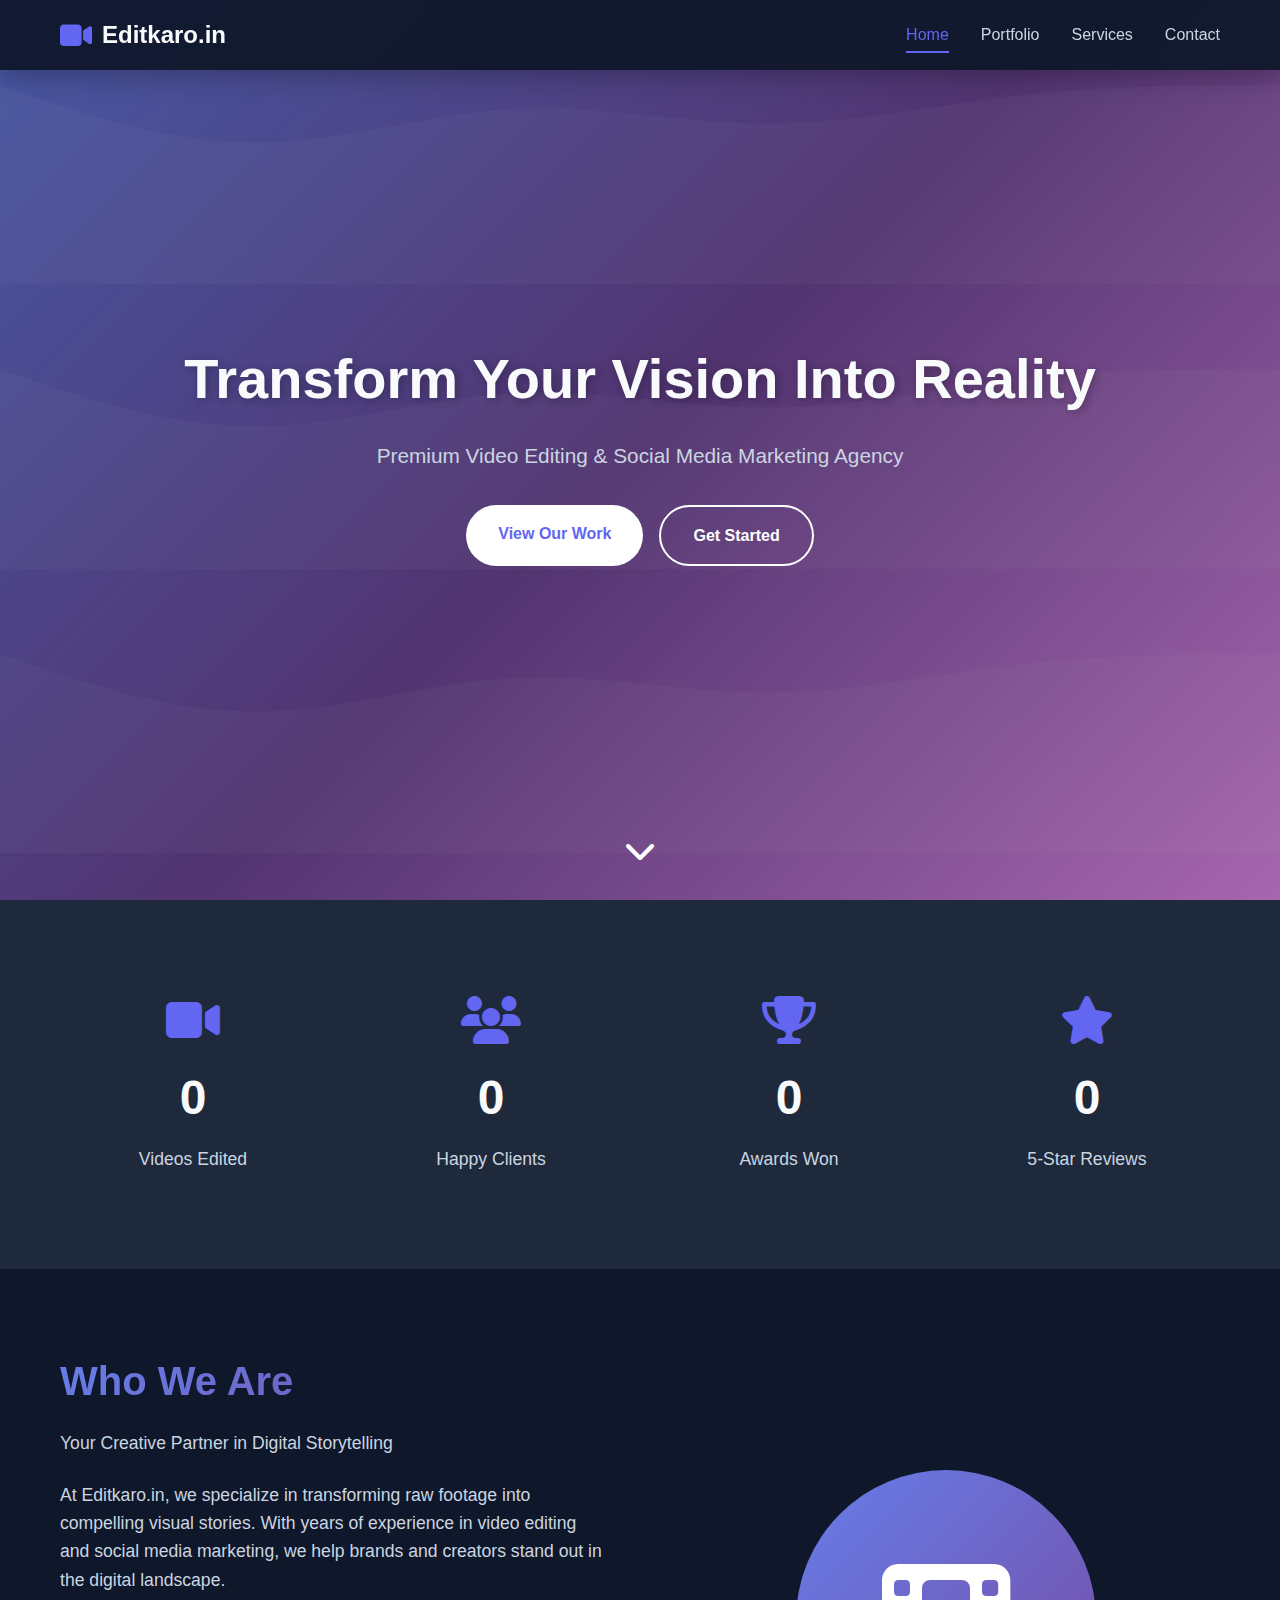
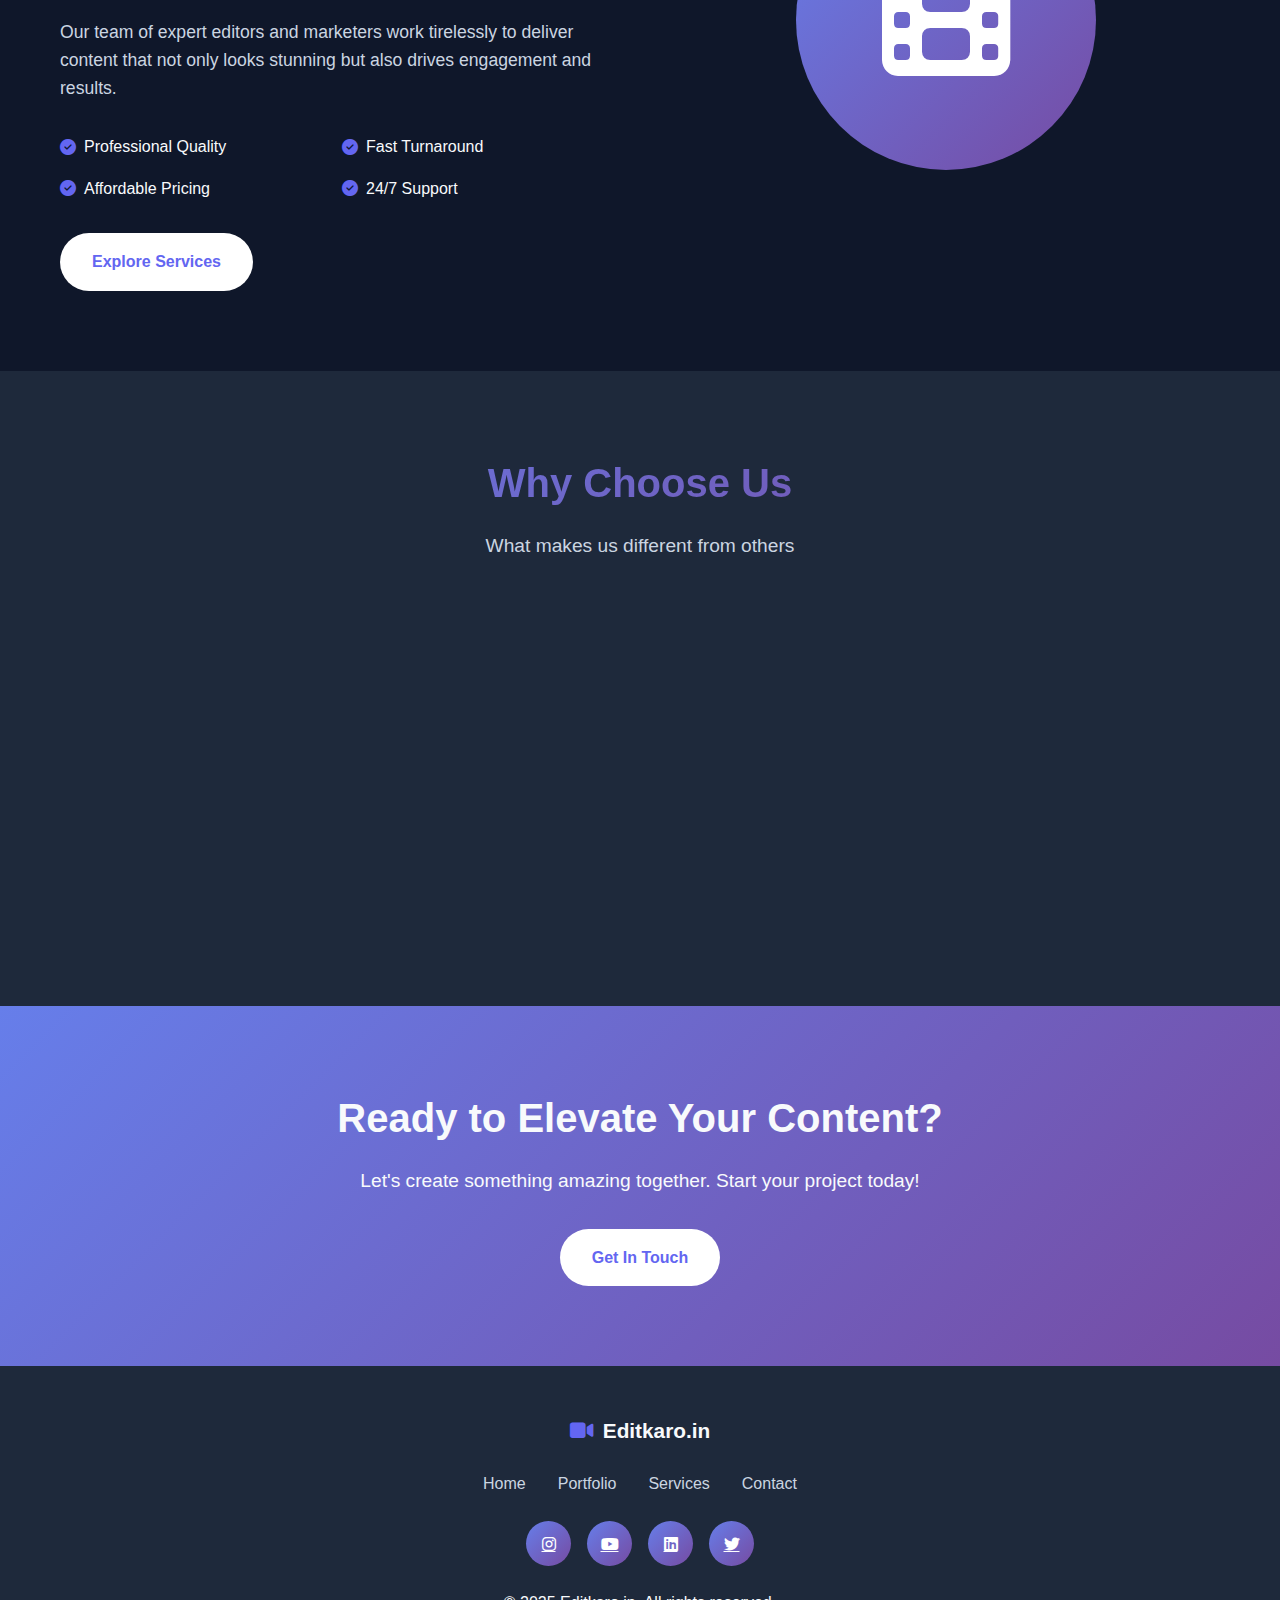
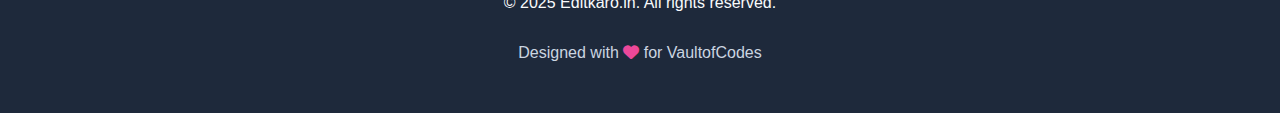
<file: index.html>
<!DOCTYPE html>
<html lang="en">
<head>
    <meta charset="UTF-8">
    <meta name="viewport" content="width=device-width, initial-scale=1.0">
    <title>Editkaro.in - Premium Video Editing & Social Media Marketing</title>
    <link rel="stylesheet" href="styles.css">
    <link rel="stylesheet" href="https://cdnjs.cloudflare.com/ajax/libs/font-awesome/6.4.0/css/all.min.css">
</head>
<body>
    <!-- Navigation -->
    <nav class="navbar">
        <div class="container">
            <div class="nav-content">
                <div class="logo">
                    <i class="fas fa-video"></i>
                    <span>Editkaro.in</span>
                </div>
                <div class="nav-links">
                    <a href="index.html">Home</a>
                    <a href="portfolio.html">Portfolio</a>
                    <a href="services.html">Services</a>
                    <a href="contact.html">Contact</a>
                </div>
                <div class="hamburger">
                    <span></span>
                    <span></span>
                    <span></span>
                </div>
            </div>
        </div>
    </nav>

    <!-- Mobile Menu -->
    <div class="mobile-menu">
        <a href="index.html">Home</a>
        <a href="portfolio.html">Portfolio</a>
        <a href="services.html">Services</a>
        <a href="contact.html">Contact</a>
    </div>

    <!-- Hero Section -->
    <section class="hero">
        <div class="hero-overlay"></div>
        <div class="hero-content">
            <h1 class="hero-title">Transform Your Vision Into Reality</h1>
            <p class="hero-subtitle">Premium Video Editing & Social Media Marketing Agency</p>
            <div class="hero-buttons">
                <a href="portfolio.html" class="btn btn-primary">View Our Work</a>
                <a href="contact.html" class="btn btn-secondary">Get Started</a>
            </div>
        </div>
        <div class="scroll-indicator">
            <i class="fas fa-chevron-down"></i>
        </div>
    </section>

    <!-- Stats Section -->
    <section class="stats">
        <div class="container">
            <div class="stats-grid">
                <div class="stat-item">
                    <i class="fas fa-video"></i>
                    <h3 class="stat-number" data-target="500">0</h3>
                    <p>Videos Edited</p>
                </div>
                <div class="stat-item">
                    <i class="fas fa-users"></i>
                    <h3 class="stat-number" data-target="150">0</h3>
                    <p>Happy Clients</p>
                </div>
                <div class="stat-item">
                    <i class="fas fa-trophy"></i>
                    <h3 class="stat-number" data-target="50">0</h3>
                    <p>Awards Won</p>
                </div>
                <div class="stat-item">
                    <i class="fas fa-star"></i>
                    <h3 class="stat-number" data-target="100">0</h3>
                    <p>5-Star Reviews</p>
                </div>
            </div>
        </div>
    </section>

    <!-- About Section -->
    <section class="about">
        <div class="container">
            <div class="about-content">
                <div class="about-text">
                    <h2 class="section-title">Who We Are</h2>
                    <p class="section-subtitle">Your Creative Partner in Digital Storytelling</p>
                    <p>At Editkaro.in, we specialize in transforming raw footage into compelling visual stories. With years of experience in video editing and social media marketing, we help brands and creators stand out in the digital landscape.</p>
                    <p>Our team of expert editors and marketers work tirelessly to deliver content that not only looks stunning but also drives engagement and results.</p>
                    <div class="about-features">
                        <div class="feature-item">
                            <i class="fas fa-check-circle"></i>
                            <span>Professional Quality</span>
                        </div>
                        <div class="feature-item">
                            <i class="fas fa-check-circle"></i>
                            <span>Fast Turnaround</span>
                        </div>
                        <div class="feature-item">
                            <i class="fas fa-check-circle"></i>
                            <span>Affordable Pricing</span>
                        </div>
                        <div class="feature-item">
                            <i class="fas fa-check-circle"></i>
                            <span>24/7 Support</span>
                        </div>
                    </div>
                    <a href="services.html" class="btn btn-primary">Explore Services</a>
                </div>
                <div class="about-image">
                    <div class="image-wrapper">
                        <i class="fas fa-film"></i>
                    </div>
                </div>
            </div>
        </div>
    </section>

    <!-- Why Choose Us Section -->
    <section class="why-choose">
        <div class="container">
            <div class="section-header">
                <h2 class="section-title">Why Choose Us</h2>
                <p class="section-subtitle">What makes us different from others</p>
            </div>
            <div class="choose-grid">
                <div class="choose-card">
                    <div class="choose-icon">
                        <i class="fas fa-bolt"></i>
                    </div>
                    <h3>Lightning Fast</h3>
                    <p>Quick turnaround times without compromising on quality. Get your projects delivered on schedule.</p>
                </div>
                <div class="choose-card">
                    <div class="choose-icon">
                        <i class="fas fa-award"></i>
                    </div>
                    <h3>Premium Quality</h3>
                    <p>Industry-leading editing standards with attention to every detail for exceptional results.</p>
                </div>
                <div class="choose-card">
                    <div class="choose-icon">
                        <i class="fas fa-headset"></i>
                    </div>
                    <h3>Dedicated Support</h3>
                    <p>Round-the-clock customer support to assist you at every step of your project.</p>
                </div>
                <div class="choose-card">
                    <div class="choose-icon">
                        <i class="fas fa-dollar-sign"></i>
                    </div>
                    <h3>Best Pricing</h3>
                    <p>Competitive rates with transparent pricing. No hidden costs, just quality service.</p>
                </div>
            </div>
        </div>
    </section>

    <!-- CTA Section -->
    <section class="cta">
        <div class="container">
            <div class="cta-content">
                <h2>Ready to Elevate Your Content?</h2>
                <p>Let's create something amazing together. Start your project today!</p>
                <a href="contact.html" class="btn btn-primary">Get In Touch</a>
            </div>
        </div>
    </section>

    <!-- Footer -->
    <footer class="footer">
        <div class="container">
            <div class="footer-content">
                <div class="footer-logo">
                    <i class="fas fa-video"></i>
                    <span>Editkaro.in</span>
                </div>
                <div class="footer-links">
                    <a href="index.html">Home</a>
                    <a href="portfolio.html">Portfolio</a>
                    <a href="services.html">Services</a>
                    <a href="contact.html">Contact</a>
                </div>
                <div class="social-links">
                    <a href="#"><i class="fab fa-instagram"></i></a>
                    <a href="#"><i class="fab fa-youtube"></i></a>
                    <a href="#"><i class="fab fa-linkedin"></i></a>
                    <a href="#"><i class="fab fa-twitter"></i></a>
                </div>
                <p>&copy; 2025 Editkaro.in. All rights reserved.</p>
                <p class="footer-credit">Designed with <i class="fas fa-heart"></i> for VaultofCodes</p>
            </div>
        </div>
    </footer>

    <script src="script.js"></script>
</body>
</html>
</file>
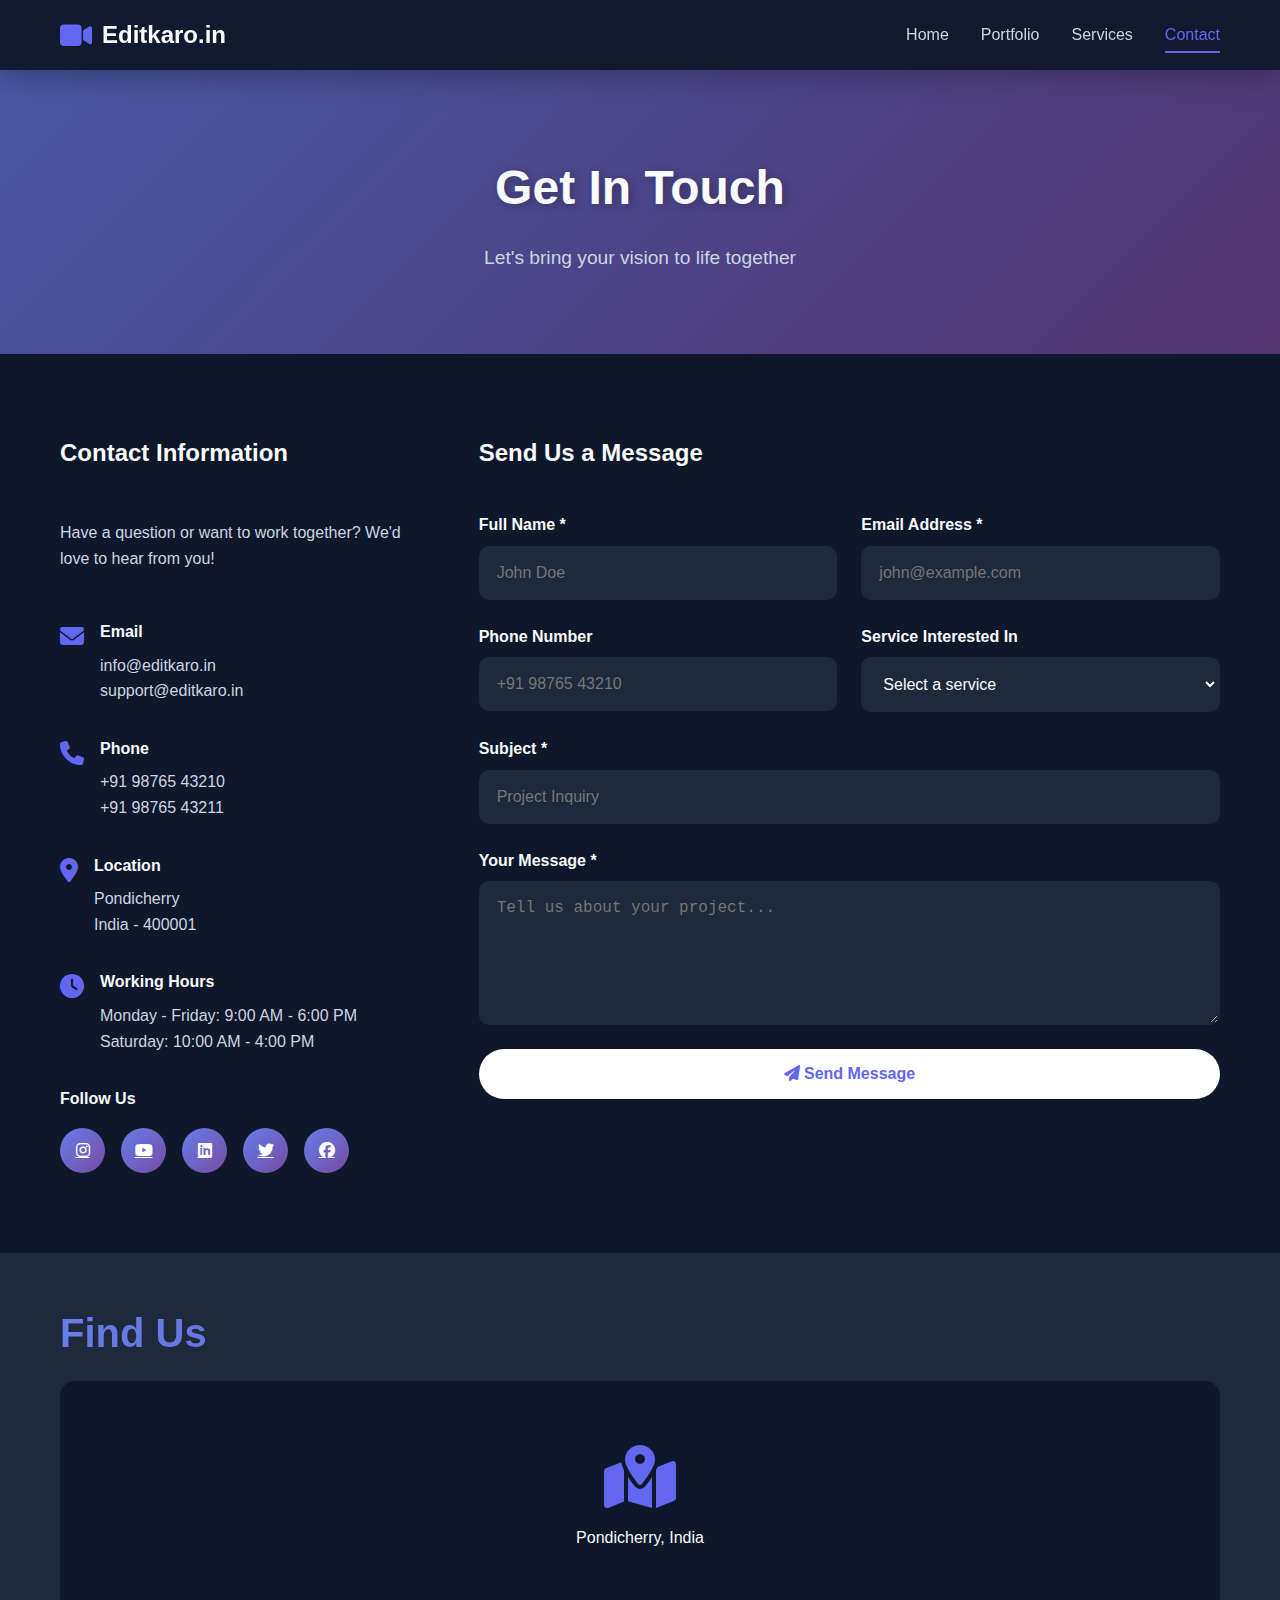
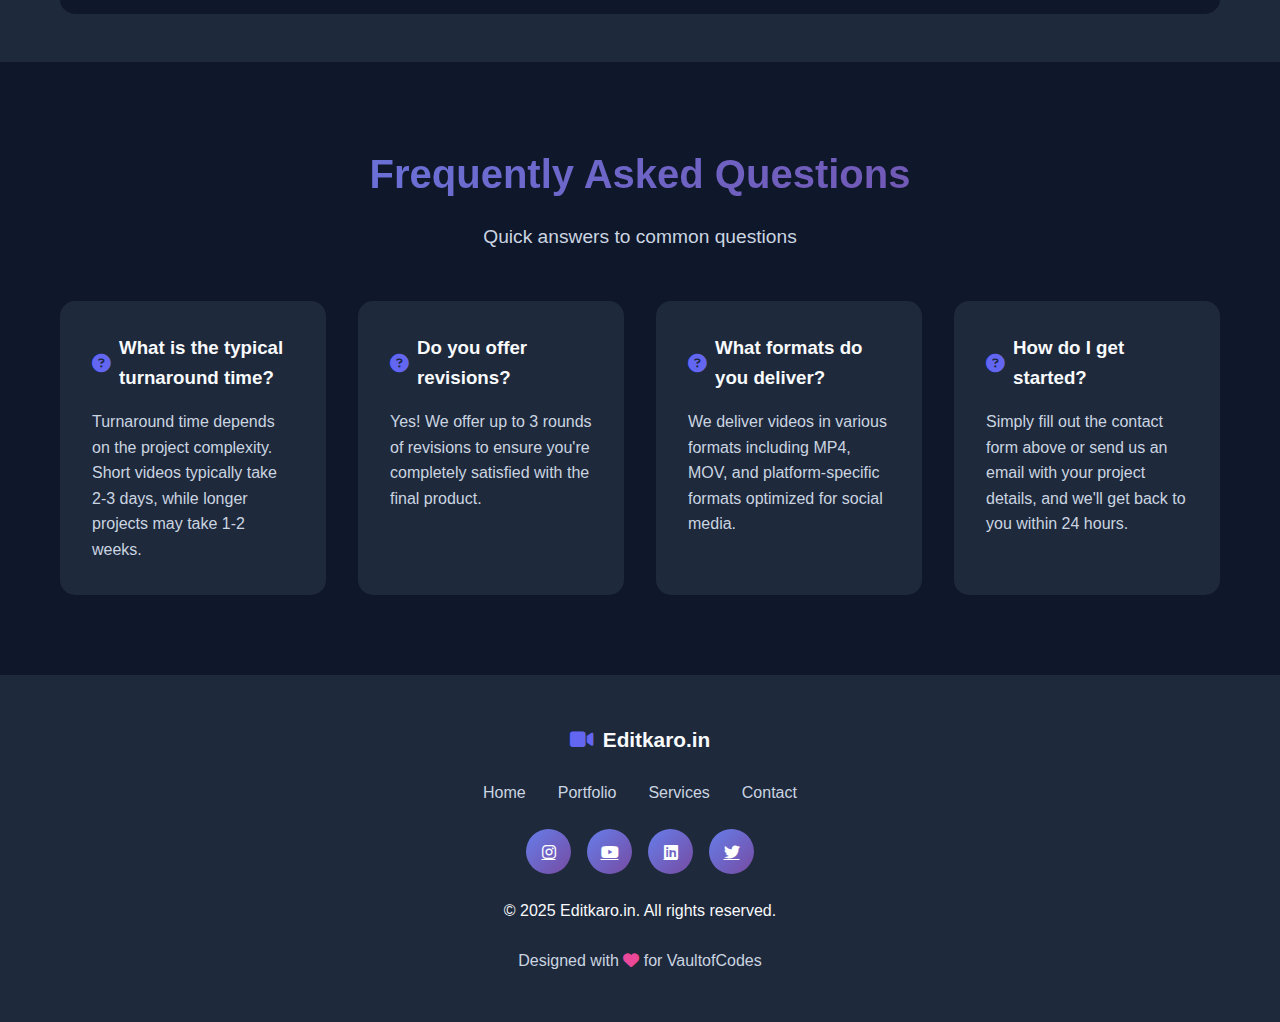
<file: contact.html>
<!DOCTYPE html>
<html lang="en">
<head>
    <meta charset="UTF-8">
    <meta name="viewport" content="width=device-width, initial-scale=1.0">
    <title>Contact - Editkaro.in</title>
    <link rel="stylesheet" href="styles.css">
    <link rel="stylesheet" href="https://cdnjs.cloudflare.com/ajax/libs/font-awesome/6.4.0/css/all.min.css">
</head>
<body>
    <!-- Navigation -->
    <nav class="navbar">
        <div class="container">
            <div class="nav-content">
                <div class="logo">
                    <i class="fas fa-video"></i>
                    <span>Editkaro.in</span>
                </div>
                <div class="nav-links">
                    <a href="index.html">Home</a>
                    <a href="portfolio.html">Portfolio</a>
                    <a href="services.html">Services</a>
                    <a href="contact.html">Contact</a>
                </div>
                <div class="hamburger">
                    <span></span>
                    <span></span>
                    <span></span>
                </div>
            </div>
        </div>
    </nav>

    <!-- Mobile Menu -->
    <div class="mobile-menu">
        <a href="index.html">Home</a>
        <a href="portfolio.html">Portfolio</a>
        <a href="services.html">Services</a>
        <a href="contact.html">Contact</a>
    </div>

    <!-- Page Header -->
    <section class="page-header">
        <div class="container">
            <h1>Get In Touch</h1>
            <p>Let's bring your vision to life together</p>
        </div>
    </section>

    <!-- Contact Section -->
    <section class="contact">
        <div class="container">
            <div class="contact-content">
                <div class="contact-info">
                    <h2>Contact Information</h2>
                    <p class="contact-intro">Have a question or want to work together? We'd love to hear from you!</p>
                    
                    <div class="contact-item">
                        <i class="fas fa-envelope"></i>
                        <div>
                            <h4>Email</h4>
                            <p>info@editkaro.in</p>
                            <p>support@editkaro.in</p>
                        </div>
                    </div>
                    
                    <div class="contact-item">
                        <i class="fas fa-phone"></i>
                        <div>
                            <h4>Phone</h4>
                            <p>+91 98765 43210</p>
                            <p>+91 98765 43211</p>
                        </div>
                    </div>
                    
                    <div class="contact-item">
                        <i class="fas fa-map-marker-alt"></i>
                        <div>
                            <h4>Location</h4>
                            <p>Pondicherry</p>
                            <p>India - 400001</p>
                        </div>
                    </div>
                    
                    <div class="contact-item">
                        <i class="fas fa-clock"></i>
                        <div>
                            <h4>Working Hours</h4>
                            <p>Monday - Friday: 9:00 AM - 6:00 PM</p>
                            <p>Saturday: 10:00 AM - 4:00 PM</p>
                        </div>
                    </div>
                    
                    <div class="social-section">
                        <h4>Follow Us</h4>
                        <div class="social-links">
                            <a href="#"><i class="fab fa-instagram"></i></a>
                            <a href="#"><i class="fab fa-youtube"></i></a>
                            <a href="#"><i class="fab fa-linkedin"></i></a>
                            <a href="#"><i class="fab fa-twitter"></i></a>
                            <a href="#"><i class="fab fa-facebook"></i></a>
                        </div>
                    </div>
                </div>
                
                <form class="contact-form">
                    <h2>Send Us a Message</h2>
                    <div class="form-row">
                        <div class="form-group">
                            <label for="name">Full Name *</label>
                            <input type="text" id="name" name="name" placeholder="John Doe" required>
                        </div>
                        <div class="form-group">
                            <label for="email">Email Address *</label>
                            <input type="email" id="email" name="email" placeholder="john@example.com" required>
                        </div>
                    </div>
                    <div class="form-row">
                        <div class="form-group">
                            <label for="phone">Phone Number</label>
                            <input type="tel" id="phone" name="phone" placeholder="+91 98765 43210">
                        </div>
                        <div class="form-group">
                            <label for="service">Service Interested In</label>
                            <select id="service" name="service">
                                <option value="">Select a service</option>
                                <option value="video-editing">Video Editing</option>
                                <option value="color-grading">Color Grading</option>
                                <option value="social-media">Social Media Marketing</option>
                                <option value="motion-graphics">Motion Graphics</option>
                                <option value="ecommerce">eCommerce Ads</option>
                                <option value="gaming">Gaming Content</option>
                                <option value="other">Other</option>
                            </select>
                        </div>
                    </div>
                    <div class="form-group">
                        <label for="subject">Subject *</label>
                        <input type="text" id="subject" name="subject" placeholder="Project Inquiry" required>
                    </div>
                    <div class="form-group">
                        <label for="message">Your Message *</label>
                        <textarea id="message" name="message" rows="6" placeholder="Tell us about your project..." required></textarea>
                    </div>
                    <button type="submit" class="btn btn-primary">
                        <i class="fas fa-paper-plane"></i> Send Message
                    </button>
                </form>
            </div>
        </div>
    </section>

    <!-- Map Section (Optional) -->
    <section class="map-section">
        <div class="container">
            <h2 class="section-title">Find Us</h2>
            <div class="map-placeholder">
                <i class="fas fa-map-marked-alt"></i>
                <p>Pondicherry, India</p>
            </div>
        </div>
    </section>

    <!-- FAQ Section -->
    <section class="faq">
        <div class="container">
            <div class="section-header">
                <h2 class="section-title">Frequently Asked Questions</h2>
                <p class="section-subtitle">Quick answers to common questions</p>
            </div>
            <div class="faq-grid">
                <div class="faq-item">
                    <h3><i class="fas fa-question-circle"></i> What is the typical turnaround time?</h3>
                    <p>Turnaround time depends on the project complexity. Short videos typically take 2-3 days, while longer projects may take 1-2 weeks.</p>
                </div>
                <div class="faq-item">
                    <h3><i class="fas fa-question-circle"></i> Do you offer revisions?</h3>
                    <p>Yes! We offer up to 3 rounds of revisions to ensure you're completely satisfied with the final product.</p>
                </div>
                <div class="faq-item">
                    <h3><i class="fas fa-question-circle"></i> What formats do you deliver?</h3>
                    <p>We deliver videos in various formats including MP4, MOV, and platform-specific formats optimized for social media.</p>
                </div>
                <div class="faq-item">
                    <h3><i class="fas fa-question-circle"></i> How do I get started?</h3>
                    <p>Simply fill out the contact form above or send us an email with your project details, and we'll get back to you within 24 hours.</p>
                </div>
            </div>
        </div>
    </section>

    <!-- Footer -->
    <footer class="footer">
        <div class="container">
            <div class="footer-content">
                <div class="footer-logo">
                    <i class="fas fa-video"></i>
                    <span>Editkaro.in</span>
                </div>
                <div class="footer-links">
                    <a href="index.html">Home</a>
                    <a href="portfolio.html">Portfolio</a>
                    <a href="services.html">Services</a>
                    <a href="contact.html">Contact</a>
                </div>
                <div class="social-links">
                    <a href="#"><i class="fab fa-instagram"></i></a>
                    <a href="#"><i class="fab fa-youtube"></i></a>
                    <a href="#"><i class="fab fa-linkedin"></i></a>
                    <a href="#"><i class="fab fa-twitter"></i></a>
                </div>
                <p>&copy; 2025 Editkaro.in. All rights reserved.</p>
                <p class="footer-credit">Designed with <i class="fas fa-heart"></i> for VaultofCodes</p>
            </div>
        </div>
    </footer>

    <script src="script.js"></script>
</body>
</html>
</file>
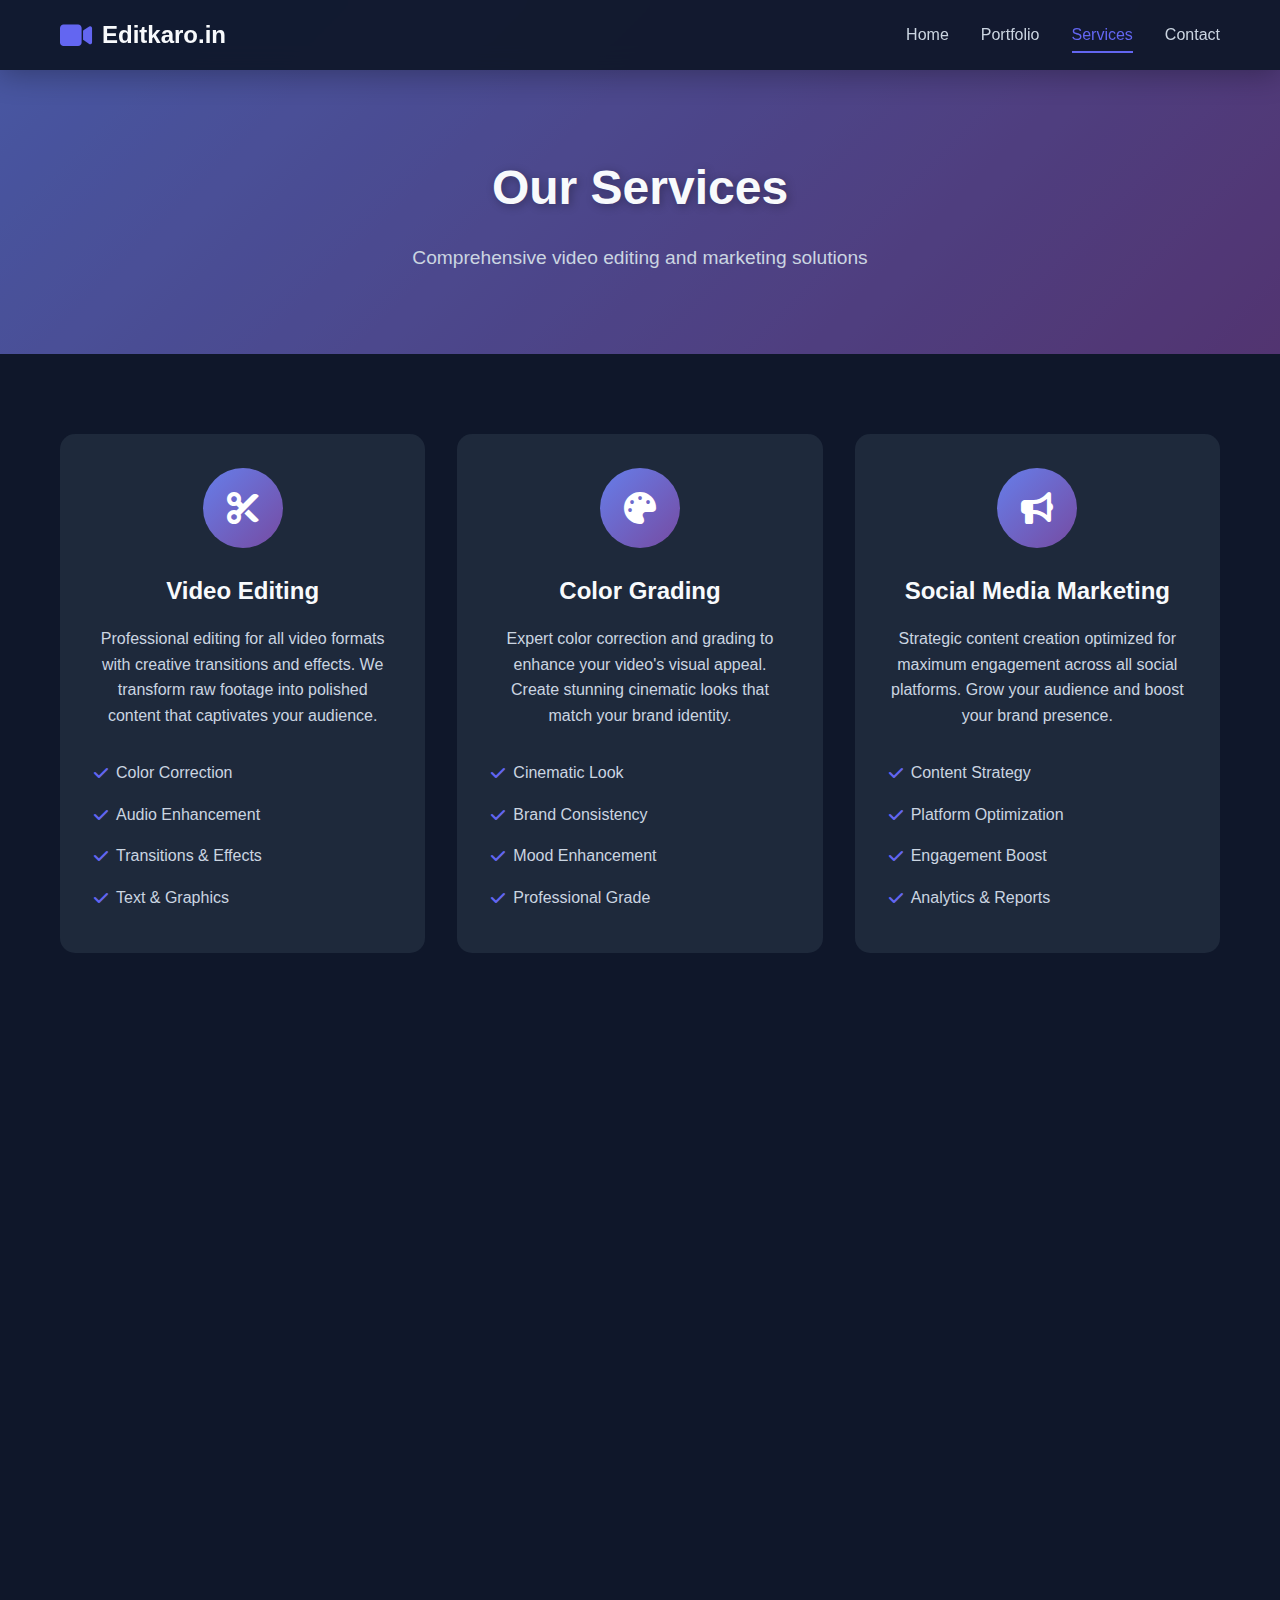
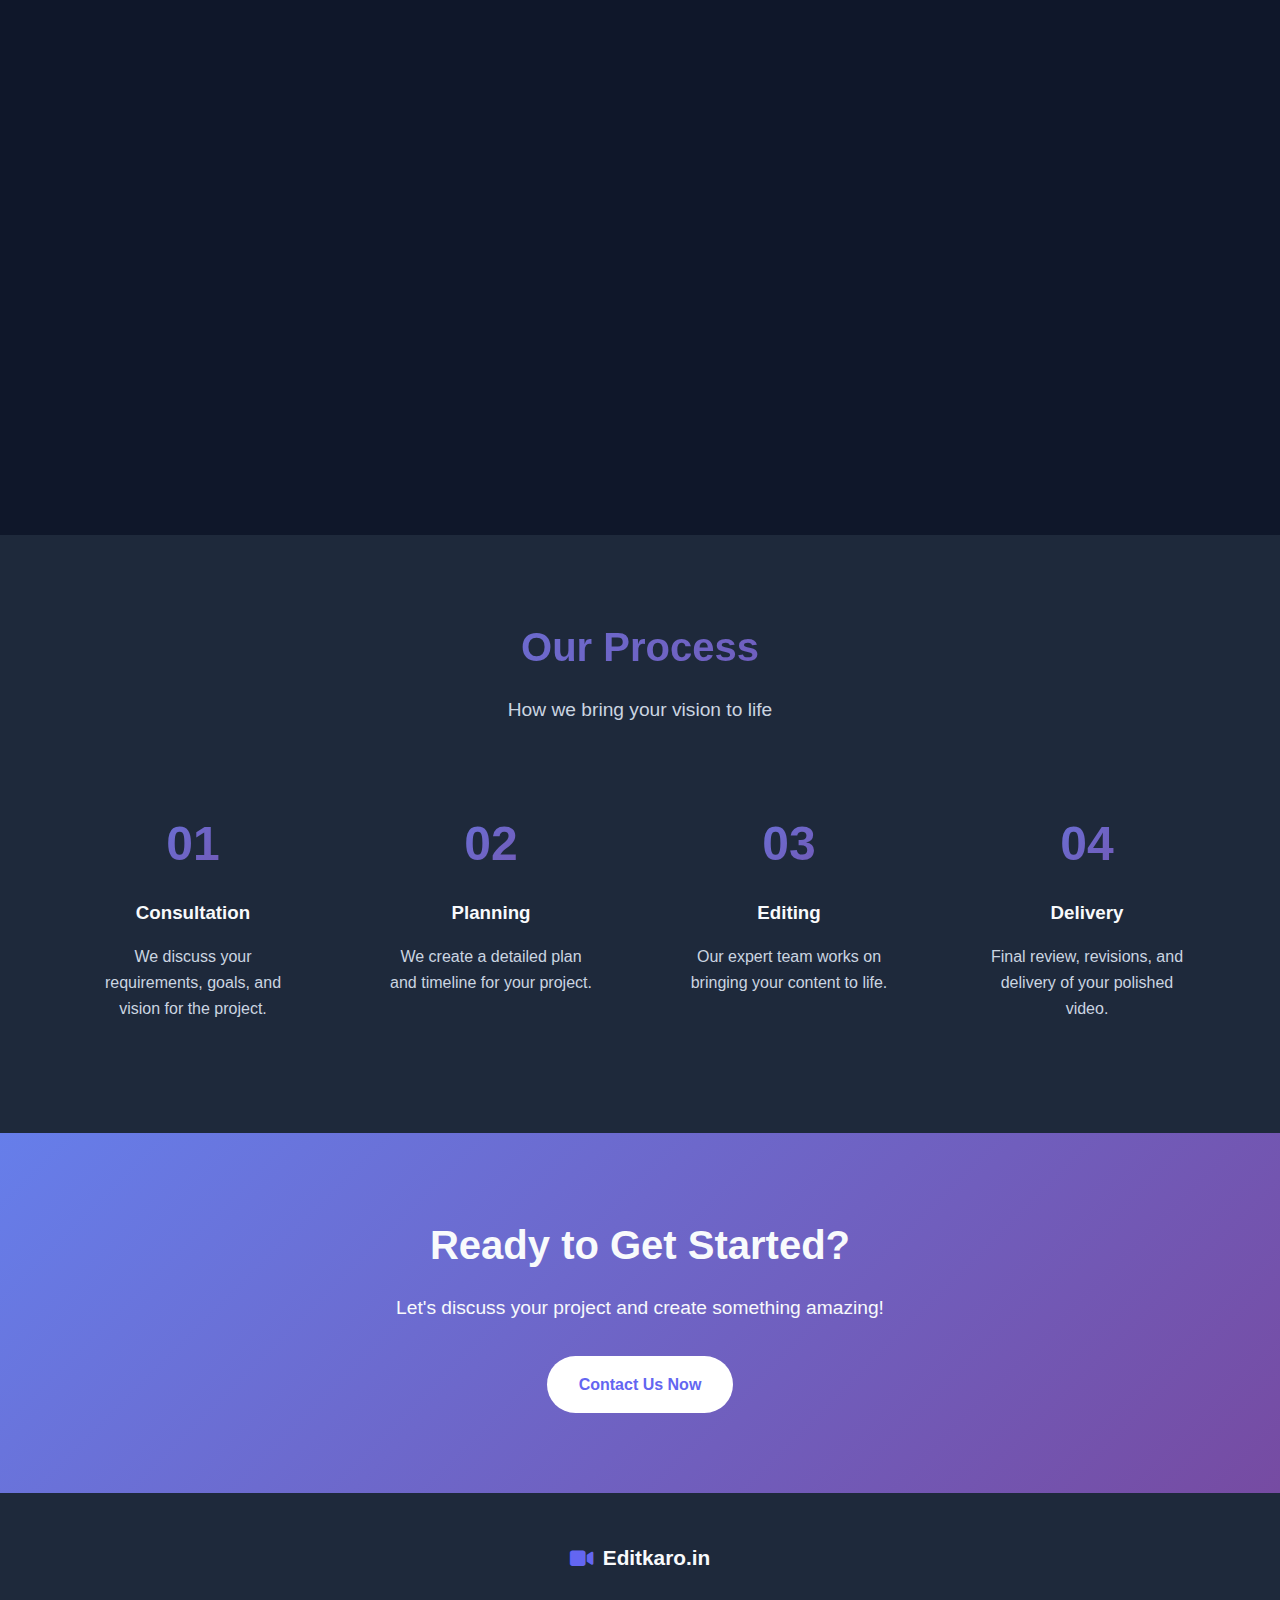
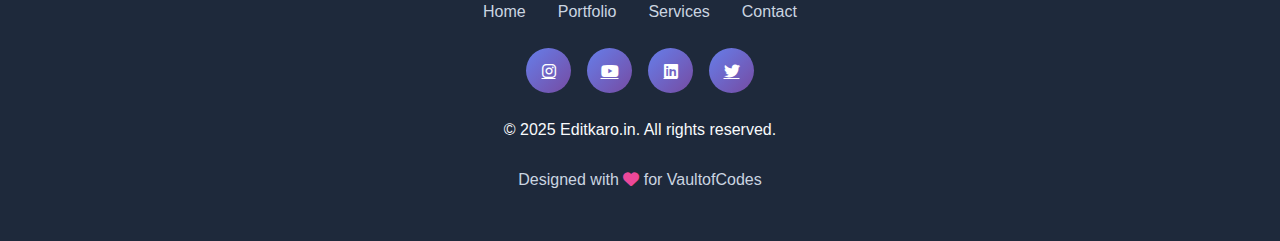
<file: services.html>
<!DOCTYPE html>
<html lang="en">
<head>
    <meta charset="UTF-8">
    <meta name="viewport" content="width=device-width, initial-scale=1.0">
    <title>Services - Editkaro.in</title>
    <link rel="stylesheet" href="styles.css">
    <link rel="stylesheet" href="https://cdnjs.cloudflare.com/ajax/libs/font-awesome/6.4.0/css/all.min.css">
</head>
<body>
    <!-- Navigation -->
    <nav class="navbar">
        <div class="container">
            <div class="nav-content">
                <div class="logo">
                    <i class="fas fa-video"></i>
                    <span>Editkaro.in</span>
                </div>
                <div class="nav-links">
                    <a href="index.html">Home</a>
                    <a href="portfolio.html">Portfolio</a>
                    <a href="services.html">Services</a>
                    <a href="contact.html">Contact</a>
                </div>
                <div class="hamburger">
                    <span></span>
                    <span></span>
                    <span></span>
                </div>
            </div>
        </div>
    </nav>

    <!-- Mobile Menu -->
    <div class="mobile-menu">
        <a href="index.html">Home</a>
        <a href="portfolio.html">Portfolio</a>
        <a href="services.html">Services</a>
        <a href="contact.html">Contact</a>
    </div>

    <!-- Page Header -->
    <section class="page-header">
        <div class="container">
            <h1>Our Services</h1>
            <p>Comprehensive video editing and marketing solutions</p>
        </div>
    </section>

    <!-- Services Section -->
    <section class="services">
        <div class="container">
            <div class="services-grid">
                <div class="service-card">
                    <div class="service-icon">
                        <i class="fas fa-cut"></i>
                    </div>
                    <h3>Video Editing</h3>
                    <p>Professional editing for all video formats with creative transitions and effects. We transform raw footage into polished content that captivates your audience.</p>
                    <ul class="service-features">
                        <li><i class="fas fa-check"></i> Color Correction</li>
                        <li><i class="fas fa-check"></i> Audio Enhancement</li>
                        <li><i class="fas fa-check"></i> Transitions & Effects</li>
                        <li><i class="fas fa-check"></i> Text & Graphics</li>
                    </ul>
                </div>
                <div class="service-card">
                    <div class="service-icon">
                        <i class="fas fa-palette"></i>
                    </div>
                    <h3>Color Grading</h3>
                    <p>Expert color correction and grading to enhance your video's visual appeal. Create stunning cinematic looks that match your brand identity.</p>
                    <ul class="service-features">
                        <li><i class="fas fa-check"></i> Cinematic Look</li>
                        <li><i class="fas fa-check"></i> Brand Consistency</li>
                        <li><i class="fas fa-check"></i> Mood Enhancement</li>
                        <li><i class="fas fa-check"></i> Professional Grade</li>
                    </ul>
                </div>
                <div class="service-card">
                    <div class="service-icon">
                        <i class="fas fa-bullhorn"></i>
                    </div>
                    <h3>Social Media Marketing</h3>
                    <p>Strategic content creation optimized for maximum engagement across all social platforms. Grow your audience and boost your brand presence.</p>
                    <ul class="service-features">
                        <li><i class="fas fa-check"></i> Content Strategy</li>
                        <li><i class="fas fa-check"></i> Platform Optimization</li>
                        <li><i class="fas fa-check"></i> Engagement Boost</li>
                        <li><i class="fas fa-check"></i> Analytics & Reports</li>
                    </ul>
                </div>
                <div class="service-card">
                    <div class="service-icon">
                        <i class="fas fa-film"></i>
                    </div>
                    <h3>Motion Graphics</h3>
                    <p>Eye-catching animations and motion graphics for your brand. Add dynamic elements that make your content stand out from the competition.</p>
                    <ul class="service-features">
                        <li><i class="fas fa-check"></i> 2D/3D Animation</li>
                        <li><i class="fas fa-check"></i> Logo Animation</li>
                        <li><i class="fas fa-check"></i> Infographics</li>
                        <li><i class="fas fa-check"></i> Title Sequences</li>
                    </ul>
                </div>
                <div class="service-card">
                    <div class="service-icon">
                        <i class="fas fa-shopping-cart"></i>
                    </div>
                    <h3>eCommerce Ads</h3>
                    <p>Compelling product videos that drive sales and conversions. Showcase your products in the best light with professional advertising content.</p>
                    <ul class="service-features">
                        <li><i class="fas fa-check"></i> Product Showcases</li>
                        <li><i class="fas fa-check"></i> Promo Videos</li>
                        <li><i class="fas fa-check"></i> Demo Videos</li>
                        <li><i class="fas fa-check"></i> Ad Campaigns</li>
                    </ul>
                </div>
                <div class="service-card">
                    <div class="service-icon">
                        <i class="fas fa-gamepad"></i>
                    </div>
                    <h3>Gaming Content</h3>
                    <p>High-energy gaming videos with professional editing and effects. Perfect for streamers, YouTubers, and esports content creators.</p>
                    <ul class="service-features">
                        <li><i class="fas fa-check"></i> Montages</li>
                        <li><i class="fas fa-check"></i> Stream Highlights</li>
                        <li><i class="fas fa-check"></i> Compilations</li>
                        <li><i class="fas fa-check"></i> Intro/Outro</li>
                    </ul>
                </div>
                <div class="service-card">
                    <div class="service-icon">
                        <i class="fas fa-futbol"></i>
                    </div>
                    <h3>Sports Edits</h3>
                    <p>Dynamic football and sports video edits with exciting transitions and effects. Capture the energy and excitement of the game.</p>
                    <ul class="service-features">
                        <li><i class="fas fa-check"></i> Match Highlights</li>
                        <li><i class="fas fa-check"></i> Player Profiles</li>
                        <li><i class="fas fa-check"></i> Slow Motion</li>
                        <li><i class="fas fa-check"></i> Commentary Sync</li>
                    </ul>
                </div>
                <div class="service-card">
                    <div class="service-icon">
                        <i class="fas fa-book"></i>
                    </div>
                    <h3>Documentary Style</h3>
                    <p>Professional documentary-style videos with compelling storytelling. Perfect for corporate, educational, and narrative content.</p>
                    <ul class="service-features">
                        <li><i class="fas fa-check"></i> Storytelling</li>
                        <li><i class="fas fa-check"></i> Interview Editing</li>
                        <li><i class="fas fa-check"></i> B-Roll Integration</li>
                        <li><i class="fas fa-check"></i> Narration Sync</li>
                    </ul>
                </div>
                <div class="service-card">
                    <div class="service-icon">
                        <i class="fas fa-play-circle"></i>
                    </div>
                    <h3>Short Form Videos</h3>
                    <p>Attention-grabbing short-form content for Instagram Reels, TikTok, and YouTube Shorts. Optimized for viral potential and engagement.</p>
                    <ul class="service-features">
                        <li><i class="fas fa-check"></i> Reels Editing</li>
                        <li><i class="fas fa-check"></i> TikTok Videos</li>
                        <li><i class="fas fa-check"></i> YouTube Shorts</li>
                        <li><i class="fas fa-check"></i> Trending Styles</li>
                    </ul>
                </div>
            </div>
        </div>
    </section>

    <!-- Process Section -->
    <section class="process">
        <div class="container">
            <div class="section-header">
                <h2 class="section-title">Our Process</h2>
                <p class="section-subtitle">How we bring your vision to life</p>
            </div>
            <div class="process-grid">
                <div class="process-step">
                    <div class="step-number">01</div>
                    <h3>Consultation</h3>
                    <p>We discuss your requirements, goals, and vision for the project.</p>
                </div>
                <div class="process-step">
                    <div class="step-number">02</div>
                    <h3>Planning</h3>
                    <p>We create a detailed plan and timeline for your project.</p>
                </div>
                <div class="process-step">
                    <div class="step-number">03</div>
                    <h3>Editing</h3>
                    <p>Our expert team works on bringing your content to life.</p>
                </div>
                <div class="process-step">
                    <div class="step-number">04</div>
                    <h3>Delivery</h3>
                    <p>Final review, revisions, and delivery of your polished video.</p>
                </div>
            </div>
        </div>
    </section>

    <!-- CTA Section -->
    <section class="cta">
        <div class="container">
            <div class="cta-content">
                <h2>Ready to Get Started?</h2>
                <p>Let's discuss your project and create something amazing!</p>
                <a href="contact.html" class="btn btn-primary">Contact Us Now</a>
            </div>
        </div>
    </section>

    <!-- Footer -->
    <footer class="footer">
        <div class="container">
            <div class="footer-content">
                <div class="footer-logo">
                    <i class="fas fa-video"></i>
                    <span>Editkaro.in</span>
                </div>
                <div class="footer-links">
                    <a href="index.html">Home</a>
                    <a href="portfolio.html">Portfolio</a>
                    <a href="services.html">Services</a>
                    <a href="contact.html">Contact</a>
                </div>
                <div class="social-links">
                    <a href="#"><i class="fab fa-instagram"></i></a>
                    <a href="#"><i class="fab fa-youtube"></i></a>
                    <a href="#"><i class="fab fa-linkedin"></i></a>
                    <a href="#"><i class="fab fa-twitter"></i></a>
                </div>
                <p>&copy; 2025 Editkaro.in. All rights reserved.</p>
                <p class="footer-credit">Designed with <i class="fas fa-heart"></i> for VaultofCodes</p>
            </div>
        </div>
    </footer>

    <script src="script.js"></script>
</body>
</html>
</file>
<file: styles.css>
* {
    margin: 0;
    padding: 0;
    box-sizing: border-box;
}

:root {
    --primary-color: #6366f1;
    --secondary-color: #8b5cf6;
    --accent-color: #ec4899;
    --dark-bg: #0f172a;
    --dark-surface: #1e293b;
    --text-primary: #f8fafc;
    --text-secondary: #cbd5e1;
    --gradient-1: linear-gradient(135deg, #667eea 0%, #764ba2 100%);
    --gradient-2: linear-gradient(135deg, #f093fb 0%, #f5576c 100%);
    --gradient-3: linear-gradient(135deg, #4facfe 0%, #00f2fe 100%);
}

body {
    font-family: 'Segoe UI', Tahoma, Geneva, Verdana, sans-serif;
    background: var(--dark-bg);
    color: var(--text-primary);
    line-height: 1.6;
    overflow-x: hidden;
}

.container {
    max-width: 1200px;
    margin: 0 auto;
    padding: 0 20px;
}

/* Navigation */
.navbar {
    position: fixed;
    top: 0;
    width: 100%;
    background: rgba(15, 23, 42, 0.95);
    backdrop-filter: blur(10px);
    z-index: 1000;
    padding: 1rem 0;
    box-shadow: 0 4px 30px rgba(0, 0, 0, 0.3);
}

.nav-content {
    display: flex;
    justify-content: space-between;
    align-items: center;
}

.logo {
    display: flex;
    align-items: center;
    gap: 10px;
    font-size: 1.5rem;
    font-weight: bold;
    color: var(--text-primary);
    text-decoration: none;
}

.logo i {
    color: var(--primary-color);
    font-size: 1.8rem;
}

.nav-links {
    display: flex;
    gap: 2rem;
}

.nav-links a {
    color: var(--text-secondary);
    text-decoration: none;
    transition: color 0.3s;
    font-weight: 500;
    position: relative;
}

.nav-links a:hover,
.nav-links a.active {
    color: var(--primary-color);
}

.nav-links a.active::after {
    content: '';
    position: absolute;
    bottom: -5px;
    left: 0;
    width: 100%;
    height: 2px;
    background: var(--primary-color);
}

.hamburger {
    display: none;
    flex-direction: column;
    gap: 5px;
    cursor: pointer;
}

.hamburger span {
    width: 25px;
    height: 3px;
    background: var(--text-primary);
    transition: 0.3s;
}

.mobile-menu {
    position: fixed;
    top: 70px;
    left: -100%;
    width: 100%;
    background: var(--dark-surface);
    padding: 2rem;
    display: flex;
    flex-direction: column;
    gap: 1.5rem;
    z-index: 999;
    transition: left 0.3s;
}

.mobile-menu.active {
    left: 0;
}

.mobile-menu a {
    color: var(--text-primary);
    text-decoration: none;
    font-size: 1.2rem;
    padding: 0.5rem;
    border-bottom: 1px solid rgba(255, 255, 255, 0.1);
}

/* Page Header */
.page-header {
    padding: 150px 0 80px;
    text-align: center;
    background: var(--gradient-1);
    position: relative;
}

.page-header::before {
    content: '';
    position: absolute;
    top: 0;
    left: 0;
    right: 0;
    bottom: 0;
    background: rgba(0, 0, 0, 0.3);
}

.page-header .container {
    position: relative;
    z-index: 1;
}

.page-header h1 {
    font-size: 3rem;
    margin-bottom: 1rem;
    text-shadow: 2px 2px 10px rgba(0, 0, 0, 0.3);
}

.page-header p {
    font-size: 1.2rem;
    color: var(--text-secondary);
}

/* Hero Section */
.hero {
    position: relative;
    height: 100vh;
    display: flex;
    align-items: center;
    justify-content: center;
    background: linear-gradient(135deg, #667eea 0%, #764ba2 50%, #f093fb 100%);
    overflow: hidden;
}

.hero::before {
    content: '';
    position: absolute;
    top: 0;
    left: 0;
    right: 0;
    bottom: 0;
    background: url('data:image/svg+xml,<svg xmlns="http://www.w3.org/2000/svg" viewBox="0 0 1440 320"><path fill="%23ffffff" fill-opacity="0.05" d="M0,96L48,112C96,128,192,160,288,160C384,160,480,128,576,122.7C672,117,768,139,864,138.7C960,139,1056,117,1152,106.7C1248,96,1344,96,1392,96L1440,96L1440,320L1392,320C1344,320,1248,320,1152,320C1056,320,960,320,864,320C768,320,672,320,576,320C480,320,384,320,288,320C192,320,96,320,48,320L0,320Z"></path></svg>');
    animation: wave 15s linear infinite;
}

@keyframes wave {
    0% { background-position: 0 0; }
    100% { background-position: 1440px 0; }
}

.hero-overlay {
    position: absolute;
    top: 0;
    left: 0;
    right: 0;
    bottom: 0;
    background: rgba(0, 0, 0, 0.3);
}

.hero-content {
    position: relative;
    text-align: center;
    z-index: 1;
    animation: fadeInUp 1s ease-out;
}

@keyframes fadeInUp {
    from {
        opacity: 0;
        transform: translateY(30px);
    }
    to {
        opacity: 1;
        transform: translateY(0);
    }
}

.hero-title {
    font-size: 3.5rem;
    font-weight: 800;
    margin-bottom: 1rem;
    text-shadow: 2px 2px 10px rgba(0, 0, 0, 0.3);
}

.hero-subtitle {
    font-size: 1.3rem;
    margin-bottom: 2rem;
    color: var(--text-secondary);
}

.hero-buttons {
    display: flex;
    gap: 1rem;
    justify-content: center;
    flex-wrap: wrap;
}

.btn {
    padding: 1rem 2rem;
    border: none;
    border-radius: 50px;
    font-size: 1rem;
    font-weight: 600;
    cursor: pointer;
    transition: all 0.3s;
    text-decoration: none;
    display: inline-block;
}

.btn-primary {
    background: white;
    color: var(--primary-color);
}

.btn-primary:hover {
    transform: translateY(-3px);
    box-shadow: 0 10px 30px rgba(255, 255, 255, 0.3);
}

.btn-secondary {
    background: transparent;
    color: white;
    border: 2px solid white;
}

.btn-secondary:hover {
    background: white;
    color: var(--primary-color);
}

.scroll-indicator {
    position: absolute;
    bottom: 30px;
    left: 50%;
    transform: translateX(-50%);
    animation: bounce 2s infinite;
}

@keyframes bounce {
    0%, 20%, 50%, 80%, 100% { transform: translateX(-50%) translateY(0); }
    40% { transform: translateX(-50%) translateY(-10px); }
    60% { transform: translateX(-50%) translateY(-5px); }
}

.scroll-indicator i {
    font-size: 2rem;
    color: white;
}

/* Stats Section */
.stats {
    padding: 4rem 0;
    background: var(--dark-surface);
}

.stats-grid {
    display: grid;
    grid-template-columns: repeat(auto-fit, minmax(200px, 1fr));
    gap: 2rem;
}

.stat-item {
    text-align: center;
    padding: 2rem;
}

.stat-item i {
    font-size: 3rem;
    color: var(--primary-color);
    margin-bottom: 1rem;
}

.stat-number {
    font-size: 3rem;
    font-weight: bold;
    color: var(--text-primary);
    margin-bottom: 0.5rem;
}

.stat-item p {
    color: var(--text-secondary);
    font-size: 1.1rem;
}

/* About Section */
.about {
    padding: 5rem 0;
}

.about-content {
    display: grid;
    grid-template-columns: 1fr 1fr;
    gap: 4rem;
    align-items: center;
}

.about-text p {
    margin-bottom: 1.5rem;
    color: var(--text-secondary);
    font-size: 1.1rem;
}

.about-features {
    display: grid;
    grid-template-columns: 1fr 1fr;
    gap: 1rem;
    margin: 2rem 0;
}

.feature-item {
    display: flex;
    align-items: center;
    gap: 0.5rem;
}

.feature-item i {
    color: var(--primary-color);
}

.about-image {
    display: flex;
    justify-content: center;
    align-items: center;
}

.image-wrapper {
    width: 300px;
    height: 300px;
    background: var(--gradient-1);
    border-radius: 50%;
    display: flex;
    align-items: center;
    justify-content: center;
    animation: float 3s ease-in-out infinite;
}

@keyframes float {
    0%, 100% { transform: translateY(0); }
    50% { transform: translateY(-20px); }
}

.image-wrapper i {
    font-size: 8rem;
    color: white;
}

/* Why Choose Section */
.why-choose {
    padding: 5rem 0;
    background: var(--dark-surface);
}

.choose-grid {
    display: grid;
    grid-template-columns: repeat(auto-fit, minmax(250px, 1fr));
    gap: 2rem;
}

.choose-card {
    background: var(--dark-bg);
    padding: 2rem;
    border-radius: 15px;
    text-align: center;
    transition: transform 0.3s;
}

.choose-card:hover {
    transform: translateY(-10px);
}

.choose-icon {
    width: 80px;
    height: 80px;
    margin: 0 auto 1.5rem;
    background: var(--gradient-1);
    border-radius: 50%;
    display: flex;
    align-items: center;
    justify-content: center;
}

.choose-icon i {
    font-size: 2rem;
    color: white;
}

.choose-card h3 {
    margin-bottom: 1rem;
}

.choose-card p {
    color: var(--text-secondary);
}

/* Section Headers */
.section-header {
    text-align: center;
    margin-bottom: 3rem;
}

.section-title {
    font-size: 2.5rem;
    font-weight: 800;
    margin-bottom: 1rem;
    background: var(--gradient-1);
    -webkit-background-clip: text;
    -webkit-text-fill-color: transparent;
    background-clip: text;
}

.section-subtitle {
    font-size: 1.2rem;
    color: var(--text-secondary);
}

/* Portfolio Section */
.portfolio {
    padding: 5rem 0;
}

.filter-buttons {
    display: flex;
    flex-wrap: wrap;
    gap: 1rem;
    justify-content: center;
    margin-bottom: 3rem;
}

.filter-btn {
    padding: 0.7rem 1.5rem;
    background: var(--dark-surface);
    color: var(--text-primary);
    border: 2px solid transparent;
    border-radius: 50px;
    cursor: pointer;
    transition: all 0.3s;
    font-weight: 600;
}

.filter-btn:hover {
    border-color: var(--primary-color);
    transform: translateY(-2px);
}

.filter-btn.active {
    background: var(--gradient-1);
    color: white;
}

.portfolio-grid {
    display: grid;
    grid-template-columns: repeat(auto-fill, minmax(300px, 1fr));
    gap: 2rem;
}

.portfolio-item {
    position: relative;
    border-radius: 15px;
    overflow: hidden;
    cursor: pointer;
    transition: transform 0.3s;
    background: var(--dark-surface);
    animation: fadeIn 0.5s ease-out;
}

@keyframes fadeIn {
    from { opacity: 0; transform: scale(0.9); }
    to { opacity: 1; transform: scale(1); }
}

.portfolio-item.hide {
    display: none;
}

.portfolio-item:hover {
    transform: translateY(-10px);
}

.portfolio-thumbnail {
    position: relative;
    padding-top: 56.25%;
    background: linear-gradient(135deg, #667eea 0%, #764ba2 100%);
    overflow: hidden;
}

.portfolio-thumbnail img {
    position: absolute;
    top: 0;
    left: 0;
    width: 100%;
    height: 100%;
    object-fit: cover;
    transition: transform 0.3s;
}

.portfolio-item:hover .portfolio-thumbnail img {
    transform: scale(1.1);
}

.play-button {
    position: absolute;
    top: 50%;
    left: 50%;
    transform: translate(-50%, -50%);
    width: 60px;
    height: 60px;
    background: rgba(255, 255, 255, 0.9);
    border-radius: 50%;
    display: flex;
    align-items: center;
    justify-content: center;
    transition: all 0.3s;
}

.portfolio-item:hover .play-button {
    background: white;
    transform: translate(-50%, -50%) scale(1.1);
}

.play-button i {
    color: var(--primary-color);
    font-size: 1.5rem;
    margin-left: 3px;
}

.portfolio-info {
    padding: 1.5rem;
}

.portfolio-title {
    font-size: 1.2rem;
    font-weight: 600;
    margin-bottom: 0.5rem;
}

.portfolio-category {
    display: inline-block;
    padding: 0.3rem 1rem;
    background: var(--gradient-1);
    color: white;
    border-radius: 50px;
    font-size: 0.85rem;
    font-weight: 600;
}

/* Services Section */
.services {
    padding: 5rem 0;
}

.services-grid {
    display: grid;
    grid-template-columns: repeat(auto-fit, minmax(280px, 1fr));
    gap: 2rem;
}

.service-card {
    background: var(--dark-surface);
    padding: 2rem;
    border-radius: 15px;
    transition: all 0.3s;
    border: 2px solid transparent;
}

.service-card:hover {
    border-color: var(--primary-color);
    transform: translateY(-10px);
}

.service-icon {
    width: 80px;
    height: 80px;
    margin: 0 auto 1.5rem;
    background: var(--gradient-1);
    border-radius: 50%;
    display: flex;
    align-items: center;
    justify-content: center;
}

.service-icon i {
    font-size: 2rem;
    color: white;
}

.service-card h3 {
    margin-bottom: 1rem;
    font-size: 1.5rem;
    text-align: center;
}

.service-card p {
    color: var(--text-secondary);
    margin-bottom: 1.5rem;
    text-align: center;
}

.service-features {
    list-style: none;
    padding: 0;
}

.service-features li {
    padding: 0.5rem 0;
    color: var(--text-secondary);
    display: flex;
    align-items: center;
    gap: 0.5rem;
}

.service-features i {
    color: var(--primary-color);
}

/* Process Section */
.process {
    padding: 5rem 0;
    background: var(--dark-surface);
}

.process-grid {
    display: grid;
    grid-template-columns: repeat(auto-fit, minmax(250px, 1fr));
    gap: 2rem;
}

.process-step {
    text-align: center;
    padding: 2rem;
    position: relative;
}

.step-number {
    font-size: 3rem;
    font-weight: bold;
    background: var(--gradient-1);
    -webkit-background-clip: text;
    -webkit-text-fill-color: transparent;
    background-clip: text;
    margin-bottom: 1rem;
}

.process-step h3 {
    margin-bottom: 1rem;
}

.process-step p {
    color: var(--text-secondary);
}

/* Contact Section */
.contact {
    padding: 5rem 0;
}

.contact-content {
    display: grid;
    grid-template-columns: 1fr 2fr;
    gap: 3rem;
}

.contact-info {
    display: flex;
    flex-direction: column;
    gap: 2rem;
}

.contact-info h2 {
    margin-bottom: 1rem;
}

.contact-intro {
    color: var(--text-secondary);
    margin-bottom: 1rem;
}

.contact-item {
    display: flex;
    align-items: flex-start;
    gap: 1rem;
}

.contact-item i {
    font-size: 1.5rem;
    color: var(--primary-color);
    margin-top: 5px;
}

.contact-item h4 {
    margin-bottom: 0.5rem;
}

.contact-item p {
    color: var(--text-secondary);
}

.social-section h4 {
    margin-bottom: 1rem;
}

.social-links {
    display: flex;
    gap: 1rem;
    flex-wrap: wrap;
}

.social-links a {
    width: 45px;
    height: 45px;
    background: var(--gradient-1);
    border-radius: 50%;
    display: flex;
    align-items: center;
    justify-content: center;
    color: white;
    transition: transform 0.3s;
}

.social-links a:hover {
    transform: translateY(-5px);
}

.contact-form {
    display: flex;
    flex-direction: column;
    gap: 1.5rem;
}

.contact-form h2 {
    margin-bottom: 1rem;
}

.form-row {
    display: grid;
    grid-template-columns: 1fr 1fr;
    gap: 1.5rem;
}

.form-group {
    display: flex;
    flex-direction: column;
    gap: 0.5rem;
}

.form-group label {
    font-weight: 600;
    color: var(--text-primary);
}

.form-group input,
.form-group textarea,
.form-group select {
    width: 100%;
    padding: 1rem;
    background: var(--dark-surface);
    border: 2px solid transparent;
    border-radius: 10px;
    color: var(--text-primary);
    font-size: 1rem;
    transition: border-color 0.3s;
}

.form-group input:focus,
.form-group textarea:focus,
.form-group select:focus {
    outline: none;
    border-color: var(--primary-color);
}

/* Map Section */
.map-section {
    padding: 3rem 0;
    background: var(--dark-surface);
}

.map-placeholder {
    background: var(--dark-bg);
    padding: 4rem;
    border-radius: 15px;
    text-align: center;
}

.map-placeholder i {
    font-size: 4rem;
    color: var(--primary-color);
    margin-bottom: 1rem;
}

/* FAQ Section */
.faq {
    padding: 5rem 0;
}

.faq-grid {
    display: grid;
    grid-template-columns: repeat(auto-fit, minmax(250px, 1fr));
    gap: 2rem;
}

.faq-item {
    background: var(--dark-surface);
    padding: 2rem;
    border-radius: 15px;
}

.faq-item h3 {
    margin-bottom: 1rem;
    display: flex;
    align-items: center;
    gap: 0.5rem;
}

.faq-item i {
    color: var(--primary-color);
}

.faq-item p {
    color: var(--text-secondary);
}

/* CTA Section */
.cta {
    padding: 5rem 0;
    background: var(--gradient-1);
    text-align: center;
}

.cta-content h2 {
    font-size: 2.5rem;
    margin-bottom: 1rem;
}

.cta-content p {
    font-size: 1.2rem;
    margin-bottom: 2rem;
}

/* Footer */
.footer {
    background: var(--dark-surface);
    padding: 3rem 0;
    text-align: center;
}

.footer-content {
    display: flex;
    flex-direction: column;
    align-items: center;
    gap: 1.5rem;
}

.footer-logo {
    display: flex;
    align-items: center;
    gap: 10px;
    font-size: 1.3rem;
    font-weight: bold;
}

.footer-logo i {
    color: var(--primary-color);
}

.footer-links {
    display: flex;
    gap: 2rem;
    flex-wrap: wrap;
    justify-content: center;
}

.footer-links a {
    color: var(--text-secondary);
    text-decoration: none;
    transition: color 0.3s;
}

.footer-links a:hover {
    color: var(--primary-color);
}

.footer-credit {
    color: var(--text-secondary);
}

.footer-credit i {
    color: var(--accent-color);
}

/* Video Modal */
.video-modal {
    position: fixed;
    top: 0;
    left: 0;
    width: 100%;
    height: 100%;
    z-index: 2000;
    display: none;
    align-items: center;
    justify-content: center;
}

.video-modal.active {
    display: flex;
}

.modal-overlay {
    position: absolute;
    top: 0;
    left: 0;
    width: 100%;
    height: 100%;
    background: rgba(0, 0, 0, 0.95);
    backdrop-filter: blur(10px);
}

.modal-content {
    position: relative;
    width: 90%;
    max-width: 1000px;
    z-index: 2001;
    animation: modalSlideIn 0.3s ease-out;
}

@keyframes modalSlideIn {
    from {
        opacity: 0;
        transform: scale(0.8);
    }
    to {
        opacity: 1;
        transform: scale(1);
    }
}

.modal-close {
    position: absolute;
    top: -40px;
    right: 0;
    background: none;
    border: none;
    color: white;
    font-size: 2rem;
    cursor: pointer;
    transition: transform 0.3s;
}

.modal-close:hover {
    transform: rotate(90deg);
}

.video-wrapper {
    position: relative;
    padding-top: 56.25%;
    background: black;
    border-radius: 15px;
    overflow: hidden;
}

.video-wrapper iframe {
    position: absolute;
    top: 0;
    left: 0;
    width: 100%;
    height: 100%;
}

.modal-info {
    background: var(--dark-surface);
    padding: 1.5rem;
    border-radius: 0 0 15px 15px;
}

.modal-info h3 {
    margin-bottom: 0.5rem;
}

.modal-info p {
    color: var(--text-secondary);
}

/* Responsive Design */
@media (max-width: 768px) {
    .nav-links {
        display: none;
    }

    .hamburger {
        display: flex;
    }

    .hero-title {
        font-size: 2rem;
    }

    .hero-subtitle {
        font-size: 1rem;
    }

    .page-header h1 {
        font-size: 2rem;
    }

    .section-title {
        font-size: 2rem;
    }

    .portfolio-grid {
        grid-template-columns: 1fr;
    }

    .contact-content {
        grid-template-columns: 1fr;
    }

    .about-content {
        grid-template-columns: 1fr;
    }

    .filter-buttons {
        gap: 0.5rem;
    }

    .filter-btn {
        padding: 0.5rem 1rem;
        font-size: 0.9rem;
    }

    .form-row {
        grid-template-columns: 1fr;
    }
}

@media (max-width: 480px) {
    .hero-title {
        font-size: 1.5rem;
    }

    .stats-grid {
        grid-template-columns: repeat(2, 1fr);
    }

    .footer-links {
        flex-direction: column;
        gap: 1rem;
    }
}
</file>
